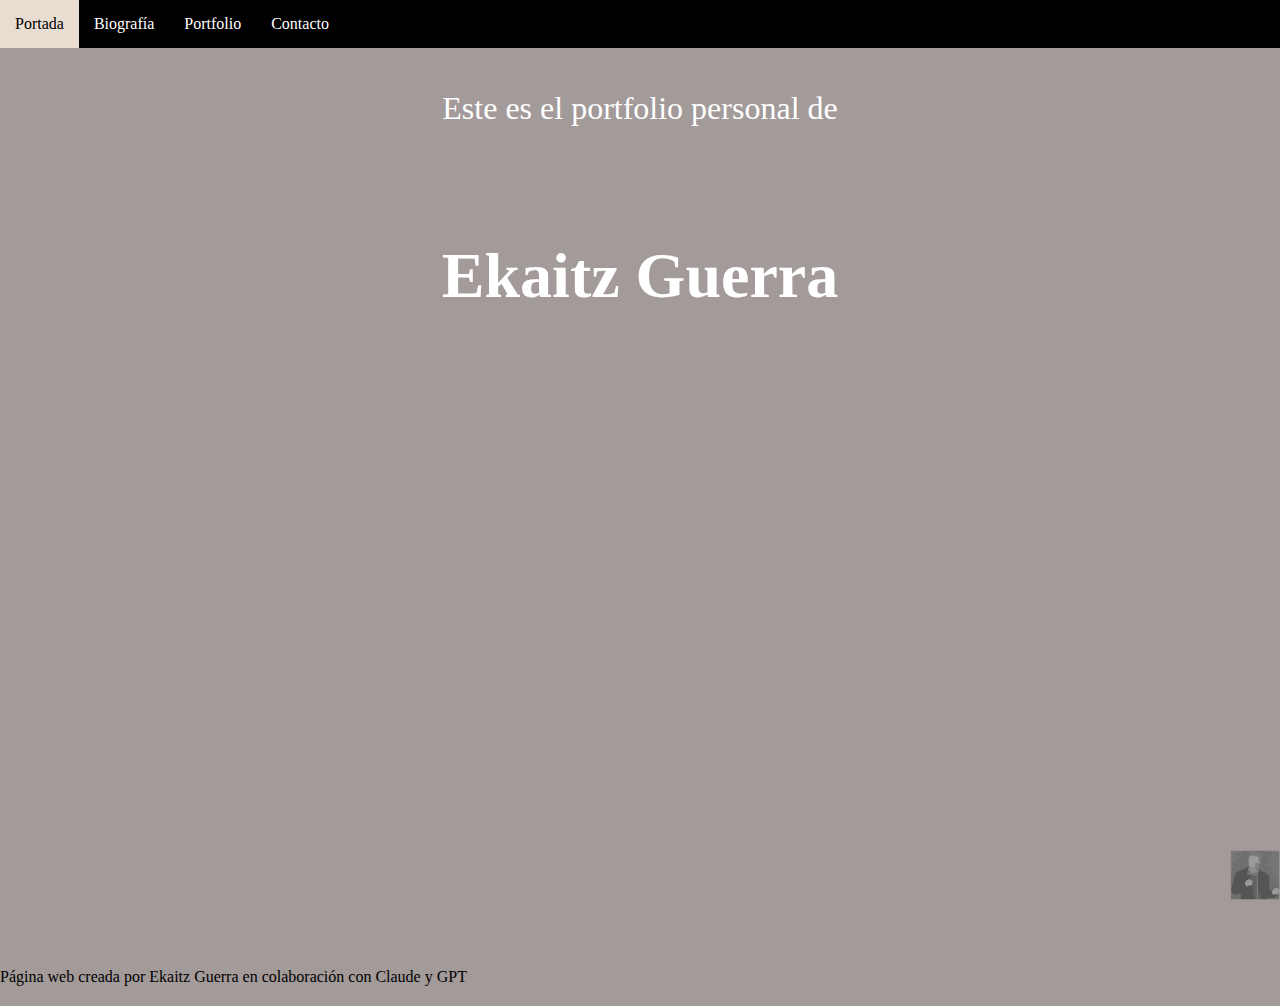
<file: index.html>
<!DOCTYPE html>
<html lang="es">
<head>
    <meta charset="UTF-8">
    <meta name="viewport" content="width=device-width, initial-scale=1.0">
    <title>Portfolio Ekaitz Guerra</title>
    <link rel="preconnect" href="https://fonts.googleapis.com">
    <link rel="preconnect" href="https://fonts.gstatic.com" crossorigin>
    <link href="https://fonts.googleapis.com/css2?family=Hind:wght@300;400;500;600;700&display=swap" rel="stylesheet">
    <link rel="stylesheet" href="./style.css">
</head>
<body>
    <main>
        <header>
            <nav class="navbar">

                <a class="portada" href="#">Portada</a>
                <a href="biografia.html">Biografía</a>
                <a href="portfolio.html">Portfolio</a>
                <a href="contacto.html">Contacto</a>
            </nav>
        </header>
        <section class="section1">
            <p>Este es el portfolio personal de </p><br>
            <h1 class="ekaitz">Ekaitz Guerra</h1>
            <img src="assets/selfie.jpg" alt="Imagen Oculta" class="hidden-image">
        </section>
        <img src="assets/rickrollBN.png" alt="Rickroll" class="rick">
    </main>
    <footer>
        Página web creada por Ekaitz Guerra en colaboración con Claude y GPT
    </footer>
</body>
</html>
</file>
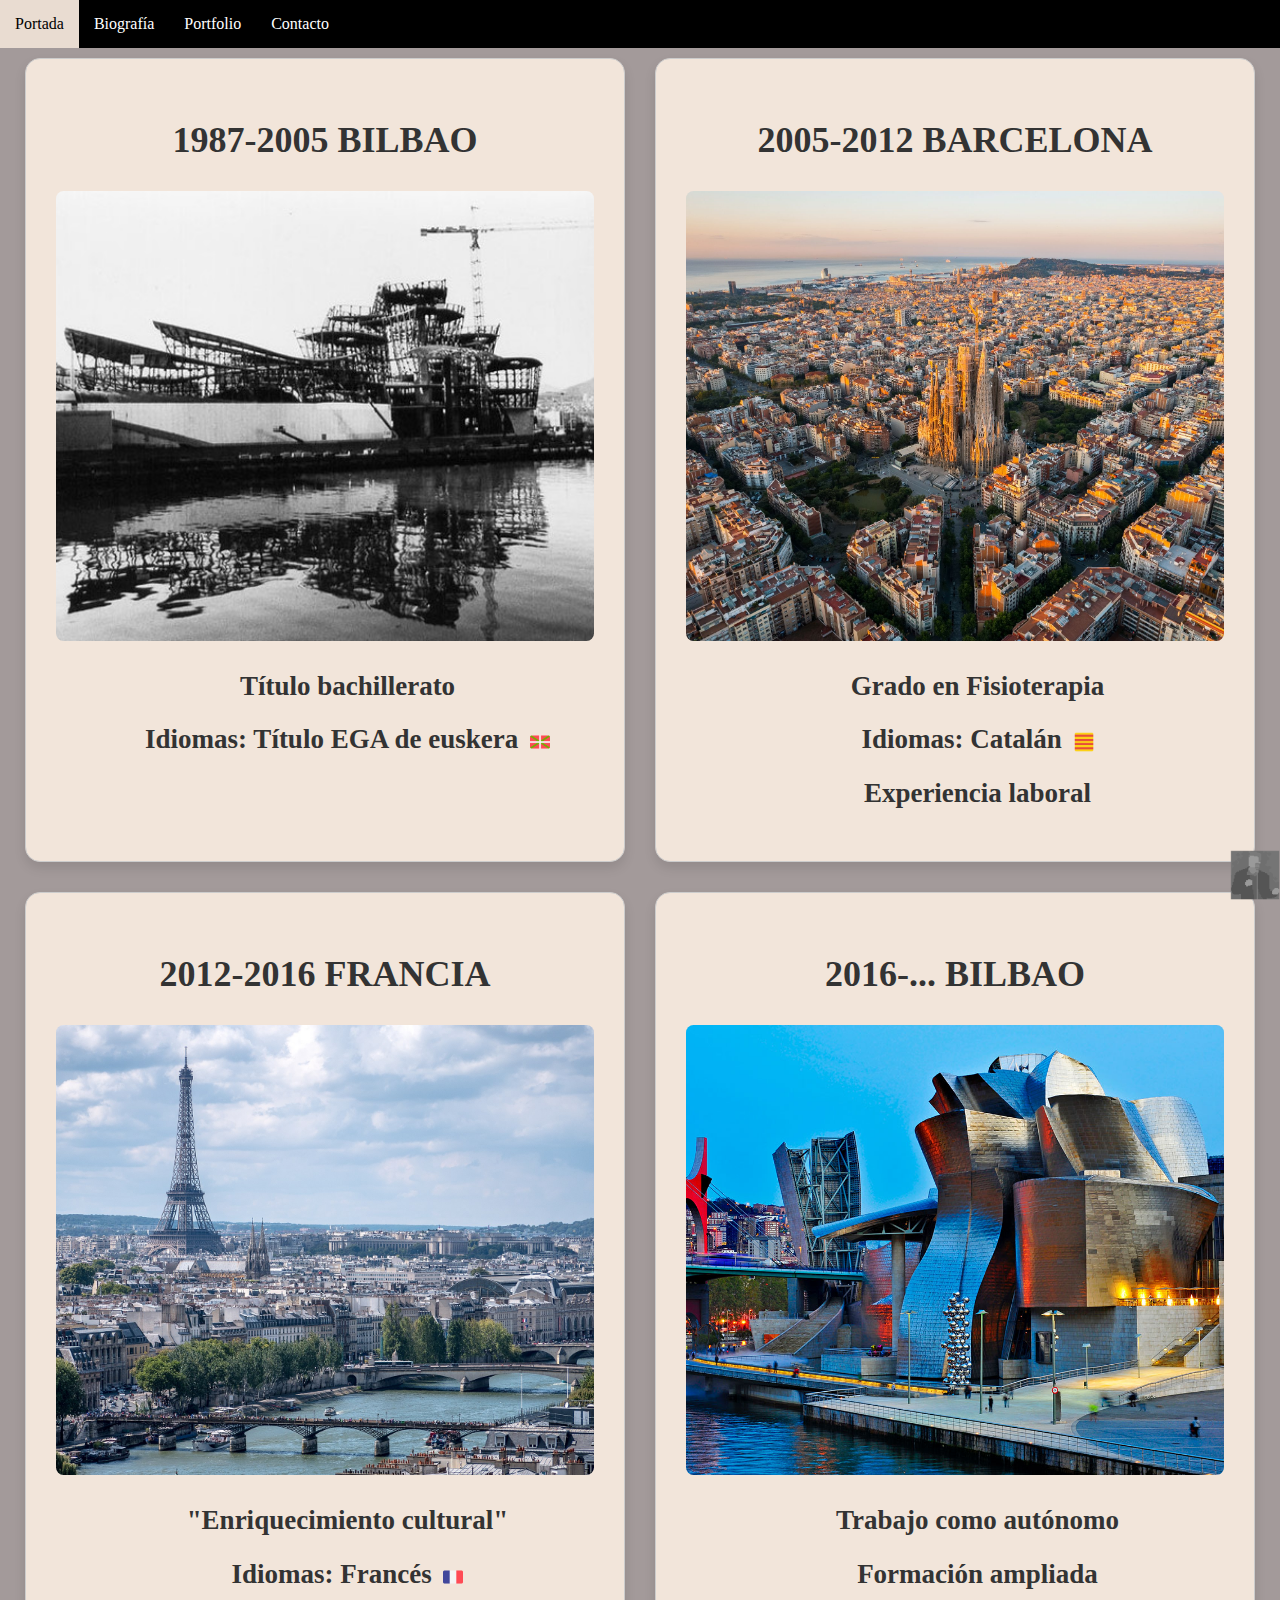
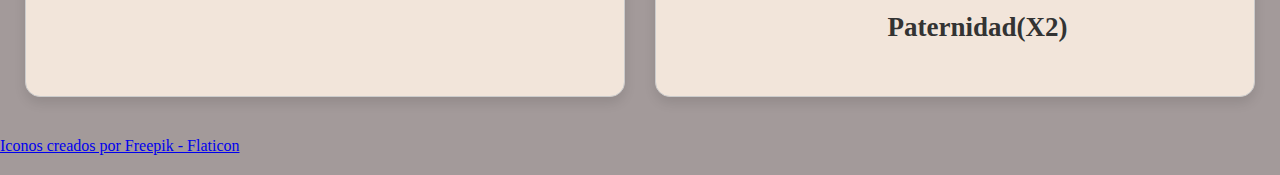
<file: biografia.html>
<!DOCTYPE html>
<html lang="es">

<head>
    <meta charset="UTF-8">
    <meta name="viewport" content="width=device-width, initial-scale=1.0">
    <title>Portfolio Ekaitz Guerra</title>
    <link rel="preconnect" href="https://fonts.googleapis.com">
    <link rel="preconnect" href="https://fonts.gstatic.com" crossorigin>
    <link href="https://fonts.googleapis.com/css2?family=Hind:wght@300;400;500;600;700&display=swap" rel="stylesheet">
    <link rel="stylesheet" href="./style.css">
</head>

<body class="body-bio">
    <header>
        <nav class="navbar">
            <a class="portada" href="index.html">Portada</a>
            <a href="#">Biografía</a>
            <a href="portfolio.html">Portfolio</a>
            <a href="contacto.html">Contacto</a>
        </nav>
    </header>
    <div class="card-section">
        <div class="card">
            <h2 class="card-title">1987-2005 BILBAO</h2>
            <img src="assets/bilbao90.jpg" alt="Imagen 1" class="card-image">
            <ol class="card-list">
                <li>Título bachillerato</li>
                <li>Idiomas: Título EGA de euskera <img src="assets/eus.png" alt="Ikurriña" class="flag-icon"></li>
            </ol>
        </div>
        <div class="card">
            <h2 class="card-title">2005-2012 BARCELONA</h2>
            <img src="assets/Bcn.jpg" alt="Imagen 2" class="card-image">
            <ol class="card-list">
                <li>Grado en Fisioterapia</li>
                <li>Idiomas: Catalán <img src="assets/cat.png" alt="Bandera de Catalunya" class="flag-icon"></li>
                <li>Experiencia laboral</li>
            </ol>
        </div>
        <div class="card">
            <h2 class="card-title">2012-2016 FRANCIA</h2>
            <img src="assets/Paris.jpg" alt="Imagen 3" class="card-image">
            <ol class="card-list">
                <li>"Enriquecimiento cultural"</li>
                <li>Idiomas: Francés <img src="assets/fr.png" alt="Bandera de Francia" class="flag-icon"></li>
            </ol>
        </div>
        <div class="card">
            <h2 class="card-title">2016-... BILBAO</h2>
            <img src="assets/bilbao.jpg" alt="Imagen 4" class="card-image">
            <ol class="card-list">
                <li>Trabajo como autónomo</li>
                <li>Formación ampliada</li>
                <li>Paternidad(X2)</li>
            </ol>
        </div>
    </div>
    <img src="assets/rickrollBN.png" alt="Rickroll" class="rick">
    <footer>
        <a href="https://www.flaticon.es/iconos-gratis/pais-vasco" title="país vasco iconos">Iconos creados por Freepik
            - Flaticon</a>
    </footer>
</body>
</html>
</file>
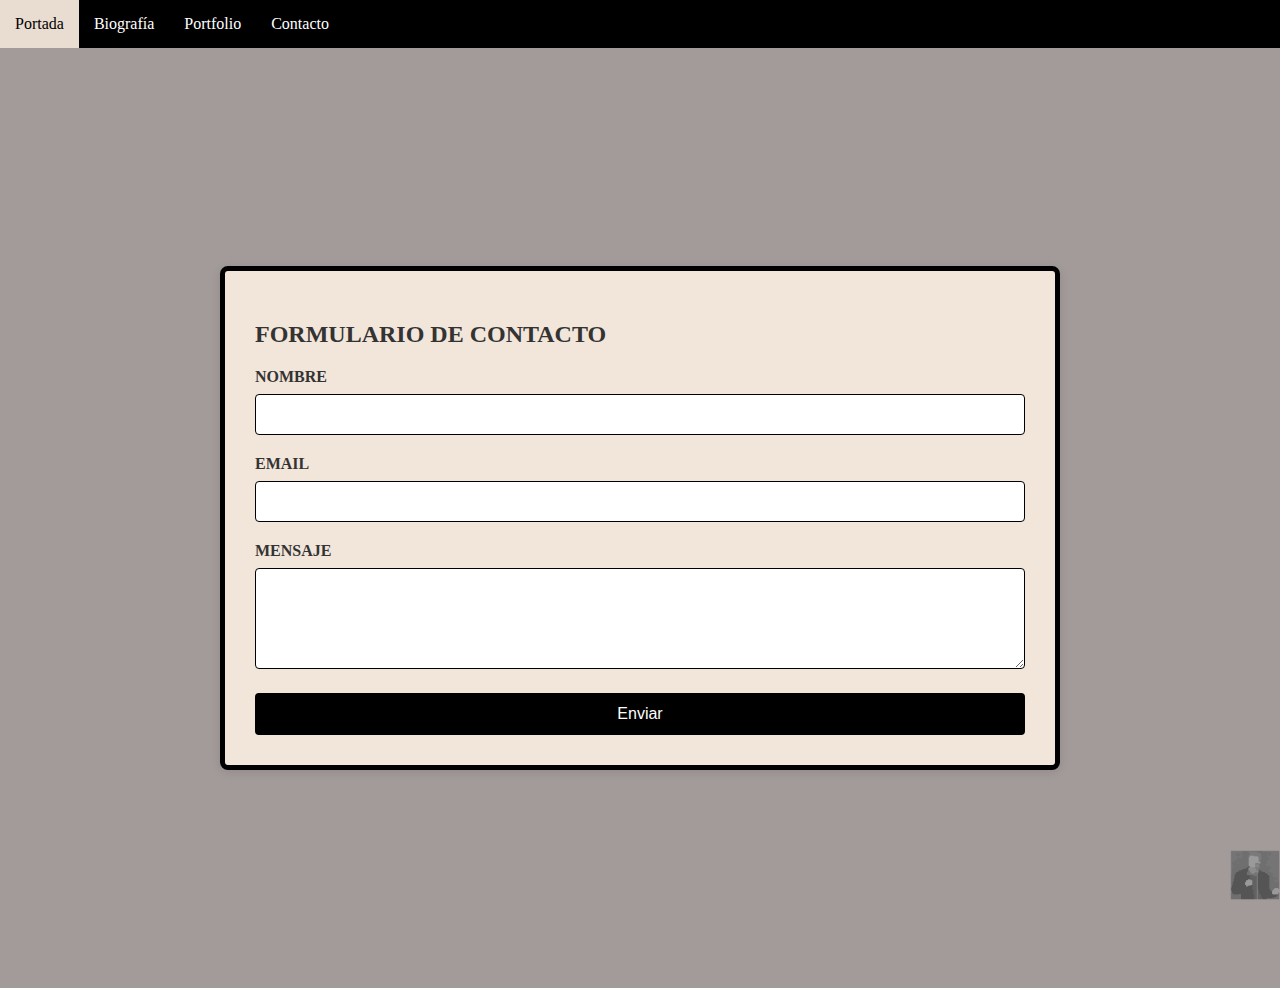
<file: contacto.html>
<!DOCTYPE html>
<html lang="es">

<head>
    <meta charset="UTF-8">
    <meta name="viewport" content="width=device-width, initial-scale=1.0">
    <title>Portfolio Ekaitz Guerra</title>
    <link rel="preconnect" href="https://fonts.googleapis.com">
    <link rel="preconnect" href="https://fonts.gstatic.com" crossorigin>
    <link href="https://fonts.googleapis.com/css2?family=Hind:wght@300;400;500;600;700&display=swap" rel="stylesheet">
    <link rel="stylesheet" href="./style.css">
</head>

<body class="form-body">
    <header>
        <nav class="navbar">
            <a class="portada" href="index.html">Portada</a>
            <a href="biografia.html">Biografía</a>
            <a href="portfolio.html">Portfolio</a>
            <a href="#">Contacto</a>
        </nav>
    </header>
    <main class="form-main">
        <div class="form-exterior">
            <div class="form-container">
                <h2>FORMULARIO DE CONTACTO</h2>
                <form>
                    <div class="form-group">
                        <label for="nombre">NOMBRE</label>
                        <input type="text" id="nombre" name="nombre" required>
                    </div>
                    <div class="form-group">
                        <label for="email">EMAIL</label>
                        <input type="email" id="email" name="email" required>
                    </div>
                    <div class="form-group">
                        <label for="mensaje">MENSAJE</label>
                        <textarea id="mensaje" name="mensaje" rows="5" required></textarea>
                    </div>
                    <a class="button" href="https://youtu.be/dQw4w9WgXcQ" target="_blank">
                        <button type="button">Enviar</button>
                    </a>
                </form>
            </div>
        </div>
    </main>
    <img src="assets/rickrollBN.png" alt="Rickroll" class="rick">
</body>
</html>
</file>
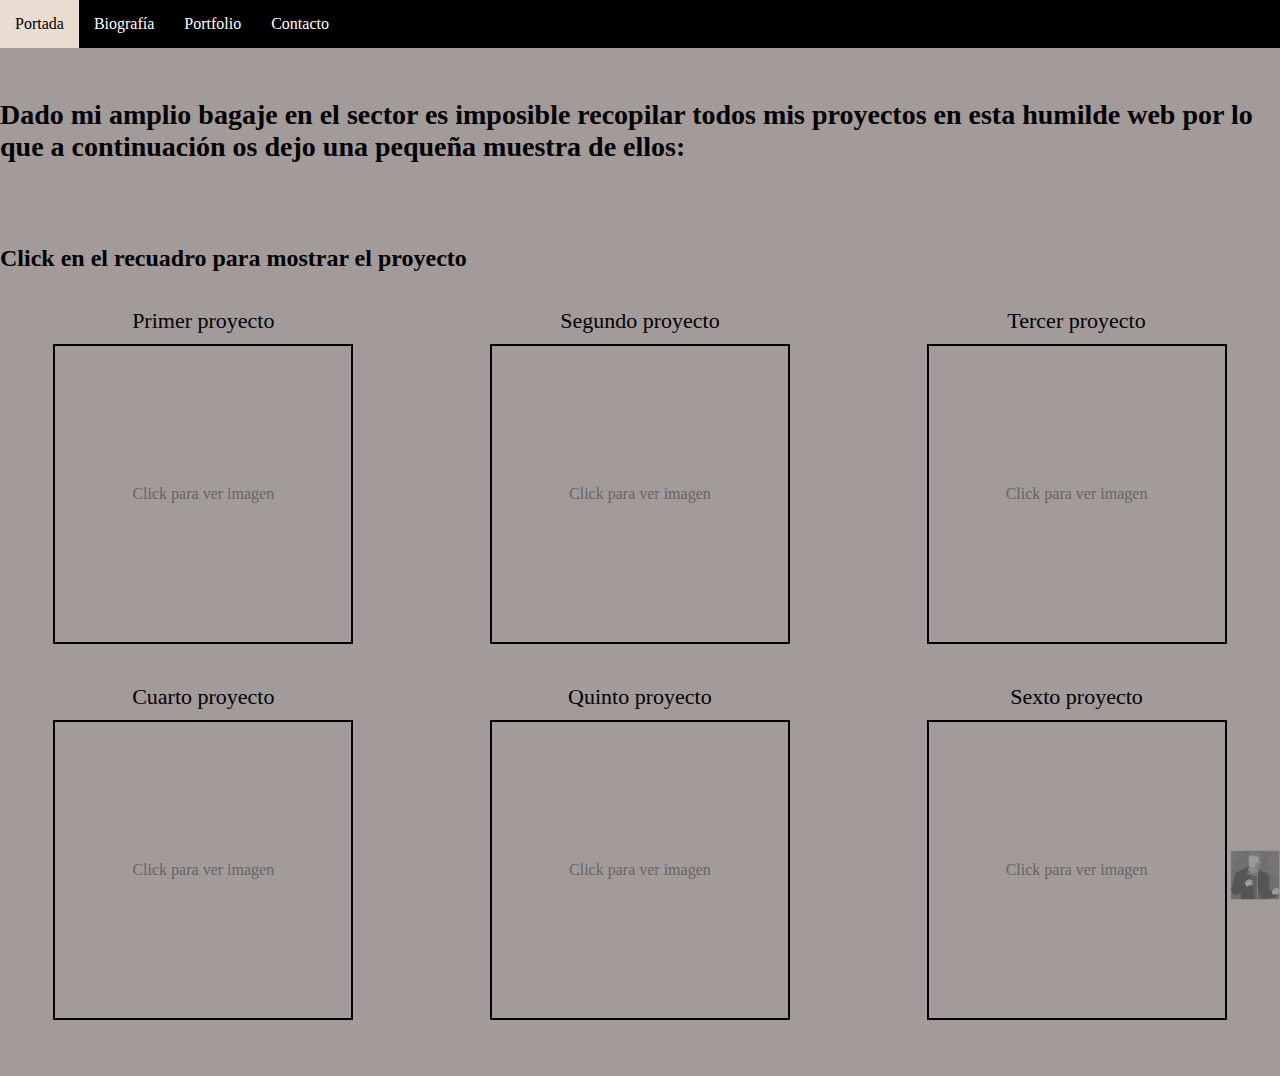
<file: portfolio.html>
<!DOCTYPE html>
<html lang="es">

<head>
    <meta charset="UTF-8">
    <meta name="viewport" content="width=device-width, initial-scale=1.0">
    <title>Portfolio Ekaitz Guerra</title>
    <link rel="preconnect" href="https://fonts.googleapis.com">
    <link rel="preconnect" href="https://fonts.gstatic.com" crossorigin>
    <link href="https://fonts.googleapis.com/css2?family=Hind:wght@300;400;500;600;700&display=swap" rel="stylesheet">
    <link rel="stylesheet" href="./style.css">
</head>

<body class="body-bio">
    <header>
        <nav class="navbar">

            <a class="portada" href="index.html">Portada</a>
            <a href="biografia.html">Biografía</a>
            <a href="#">Portfolio</a>
            <a href="contacto.html">Contacto</a>
    </header>
    </nav>

    <h2 class="projects-title">
        <p>Dado mi amplio bagaje en el sector es imposible recopilar todos mis proyectos en esta humilde web por lo que
            a continuación os dejo una pequeña muestra de ellos:</p>
    </h2>

    <h3 class="projects-subtitle">Click en el recuadro para mostrar el proyecto</h3>
    <ul class="projects-list">
        <li class="project-item">
            <input type="checkbox" id="project1">
            <div class="project-content">
                <label for="project1" class="project-label">Primer proyecto</label>
                <label for="project1" class="square">Click para ver imagen</label>
                <img src="/assets/bolaDesierto.gif" alt="Primer proyecto" class="project-image">
            </div>
        </li>
        <li class="project-item">
            <input type="checkbox" id="project2">
            <div class="project-content">
                <label for="project2" class="project-label">Segundo proyecto</label>
                <label for="project2" class="square">Click para ver imagen</label>
                <img src="/assets/nopegif.webp" alt="Segundo proyecto" class="project-image">
            </div>
        </li>
        <li class="project-item">
            <input type="checkbox" id="project3">
            <div class="project-content">
                <label for="project3" class="project-label">Tercer proyecto</label>
                <label for="project3" class="square">Click para ver imagen</label>
                <img src="/assets/travolta.gif" alt="Tercer proyecto" class="project-image">
            </div>
        </li>
        <li class="project-item">
            <input type="checkbox" id="project4">
            <div class="project-content">
                <label for="project4" class="project-label">Cuarto proyecto</label>
                <label for="project4" class="square">Click para ver imagen</label>
                <img src="/assets/jedi.webp" alt="Cuarto proyecto" class="project-image">
            </div>
        </li>
        <li class="project-item">
            <input type="checkbox" id="project6">
            <div class="project-content">
                <label for="project6" class="project-label">Quinto proyecto</label>
                <label for="project6" class="square">Click para ver imagen</label>
                <img src="/assets/trump.webp" alt="Sexto proyecto" class="project-image">
            </div>
        </li>
        <li class="project-item">
            <input type="checkbox" id="project5">
            <div class="project-content">
                <label for="project5" class="project-label">Sexto proyecto</label>
                <label for="project5" class="square">Click para ver imagen</label>
                <iframe class="project-image" width="560" height="315"
                    src="https://www.youtube.com/embed/NkSU65ibeuM?si=2iWfOOpIKXfGg4TG?autoplay=1"
                    title="YouTube video player" frameborder="0"
                    allow="accelerometer; autoplay; clipboard-write; encrypted-media; gyroscope; picture-in-picture; web-share"
                    referrerpolicy="strict-origin-when-cross-origin" allowfullscreen></iframe>
            </div>
        </li>
    </ul>
    <img src="assets/rickrollBN.png" alt="Rickroll" class="rick">
</body>
</html>
</file>
<file: style.css>
/*Fuente*/

.hind-light {
    font-family: "Hind", Arial, Verdana, sans-serif;
    font-weight: 300;
    font-style: normal;
}

.hind-regular {
    font-family: "Hind", Arial, Verdana, sans-serif;
    font-weight: 400;
    font-style: normal;
}

.hind-medium {
    font-family: "Hind", Arial, Verdana, sans-serif;
    font-weight: 500;
    font-style: normal;
}

.hind-semibold {
    font-family: "Hind", Arial, Verdana, sans-serif;
    font-weight: 600;
    font-style: normal;
}

.hind-bold {
    font-family: "Hind", Arial, Verdana, sans-serif;
    font-weight: 700;
    font-style: normal;
}

/*PORTADA*/

header {
    position: sticky;
    top: 0;
    z-index: 1000;
    background-color: black;
}

main {
    display: flex;
    flex-grow: 1;
    flex-direction: column;
}

body {
    margin: 0px;
    padding: 0px;
    display: flex;
    flex-direction: column;
    min-height: 100vh;
}

footer {
    padding-bottom: 20px;
    background-color: rgb(163, 154, 154);
}

.rick {
    z-index: 1000;
    position: fixed;
    bottom: 0;
    right: 0;
    width: 50px;
    height: 50px;

}

.navbar {
    display: flex;
    text-align: center;
    background-color: black;
    border-radius: 10px;
}

.navbar a {
    text-decoration: none;
    padding: 15px;
    color: white;
    display: block;
}

.navbar a.portada {
    text-decoration: none;
    padding: 15px;
    color: white;
    display: block;
}

.navbar a:hover {
    background-color: rgba(247, 233, 221, 0.945);
    color: black
}

.navbar a:hover {
    background-color: rgba(247, 233, 221, 0.945);
    color: black
}

.section1 {
    display: flex;
    flex-direction: column;
    justify-content: flex-start;
    align-items: center;
    margin-top: 0px;
    background-color: rgb(163, 154, 154);
    color: white;
    padding: 10px;
    height: 100vh;
    font-size: xx-large;
}

.ekaitz:hover {
    color: rgba(247, 233, 221, 0.945);
    cursor: pointer;
}

.hidden-image {
    display: none;
    max-width: 60%;
    max-height: 60%;
}

.ekaitz:active+.hidden-image {
    display: block;
    position: absolute;
    top: 50%;
    left: 50%;
    transform: translate(-50%, -50%);
}

@media (max-width: 768px) {
    .section1 {
        align-items: center;
    }

    .hidden-image {
        max-width: 85%;
        max-height: 80%;
    }

    .rick {
        width: 3%;
        height: auto;
    }
}

/*FORMULARIO*/

.form-main {
    display: flex;
    justify-content: center;
    align-items: center;
    min-height: 100vh;
    padding: 20px;
    box-sizing: border-box;
    background-color: rgb(163, 154, 154);
}

.form-exterior {
    display: flex;
    justify-content: center;
    align-items: center;
    min-height: 100vh;
    padding: 20px;
    box-sizing: border-box;
    background-color: rgb(163, 154, 154);
    width: 100%;
}

.form-container {
    background-color: rgba(247, 233, 221, 0.945);
    padding: 30px;
    border-radius: 8px;
    border: solid 5px black;
    box-shadow: 0 2px 10px rgba(0, 0, 0, 0.1);
    width: 100%;
    max-width: 70%;
    box-sizing: border-box;
}

.form-container h2 {
    margin-bottom: 20px;
    font-size: 24px;
    color: #333;
}

.form-container label {
    display: block;
    margin-bottom: 8px;
    font-weight: bold;
    color: #333;
}

.form-container input,
.form-container textarea {
    width: 100%;
    padding: 12px;
    margin-bottom: 20px;
    border: 1px solid black;
    border-radius: 4px;
    box-sizing: border-box;
}

.form-container button {
    width: 100%;
    padding: 12px;
    background-color: black;
    color: white;
    border: none;
    border-radius: 4px;
    font-size: 16px;
    cursor: pointer;
    transition: background-color 0.3s;
}

.form-container button:hover {
    background-color: rgb(189, 48, 48);
}

.button {
    text-decoration: none;
}

@media (max-width: 768px) {
    .form-exterior {
        padding: 0;
        align-items: stretch;
    }

    .form-container {
        max-width: 100%;
        border-radius: 8px;
        display: flex;
        flex-direction: column;
        margin: 5px
    }

    .form-container form {
        flex-grow: 1;
        display: flex;
        flex-direction: column;
    }
}


/* BIOGRAFÍA*/


.body-bio {
    background-color: rgb(163, 154, 154);
}

.card-section {
    display: flex;
    flex-wrap: wrap;
    justify-content: space-around;
    max-width: 100%;
    margin: 30 auto;
    padding: 10px;
    box-sizing: border-box;
}

.card {
    width: calc(37.5% - 30px);
    border: 1px solid #ccc;
    padding: 30px;
    box-shadow: 0 6px 12px rgba(0, 0, 0, 0.1);
    background-color: rgba(247, 233, 221, 0.945);
    border-radius: 15px;
    box-sizing: border-box;
    display: flex;
    flex-direction: column;
    margin-bottom: 30px;
}

.card-title {
    color: #333;
    font-size: 36px;
    font-weight: bold;
    margin-bottom: 30px;
    text-align: center;
}

.card-image {
    width: 100%;
    height: 450px;
    background-color: #f0f0f0;
    margin-bottom: 30px;
    object-fit: cover;
    border-radius: 7.5px;
}

.card-list {
    list-style-type: none;
    padding: 0;
    margin: 0;
    display: flex;
    flex-direction: column;
    align-items: flex-start;
}

.card-list li {
    color: #333;
    margin-bottom: 22.5px;
    padding-left: 45px;
    position: relative;
    font-weight: bold;
    font-size: 27px;
    width: 100%;
    box-sizing: border-box;
    text-align: center;
}

@media (max-width: 1400px) {
    .card {
        width: calc(50% - 30px);
    }
}

@media (max-width: 900px) {
    .card-section {
        flex-direction: column;
    }

    .card {
        width: 100%;
    }

    .card-image {
        height: 300px;
    }

    .card-list li {
        font-size: 24px;
    }
}

.flag-icon {
    width: 20px;
    height: auto;
    vertical-align: middle;
    margin-left: 5px;
}


/* PORTFOLIO */

.body-bio {
    background-color: rgb(163, 154, 154);
}

.projects-title {
    font-size: 28px;
    margin-bottom: 30px;
}

.projects-subtitle {
    font-size: 24px;
    margin-bottom: 20px;
}

.projects-list {
    list-style-type: none;
    padding: 0;
    display: flex;
    flex-wrap: wrap;
    justify-content: space-between;
}

.project-item {
    width: 100%;
    margin-bottom: 40px;
    font-size: 22px;
}

.project-content {
    display: flex;
    flex-direction: column;
    align-items: center;
}

.project-label {
    margin-bottom: 10px;
    text-align: center;
}

.square {
    width: 100%;
    height: 300px;
    border: 2px solid black;
    cursor: pointer;
    display: flex;
    justify-content: center;
    align-items: center;
    font-size: 16px;
    color: #666;
    box-sizing: border-box;
}

.project-image {
    display: none;
    max-width: 100%;
    height: auto;
    object-fit: contain;
}

input[type="checkbox"] {
    display: none;
}

input[type="checkbox"]:checked+.project-content .square {
    display: none;
}

input[type="checkbox"]:checked+.project-content .project-image {
    display: block;
    width: 100%;
    height: 300px;
    object-fit: contain;
}


@media (min-width: 768px) {
    .projects-list {
        justify-content: flex-start;
    }

    .project-item {
        width: calc(33.33% - 20px);
        margin-right: 30px;
    }

    .project-item:nth-child(3n) {
        margin-right: 0;
    }

    .square,
    .project-image {
        width: 80%;
        max-width: 300px;
    }

    input[type="checkbox"]:checked+.project-content .project-image {
        width: 80%;
        max-width: 300px;
        height: 300px;
    }
}

@media (max-width: 768px) {
    .project-item {
        padding: 0 15px;
    }

    .square,
    .project-image {
        width: 100%;
        height: 300px;
    }
}
</file>
